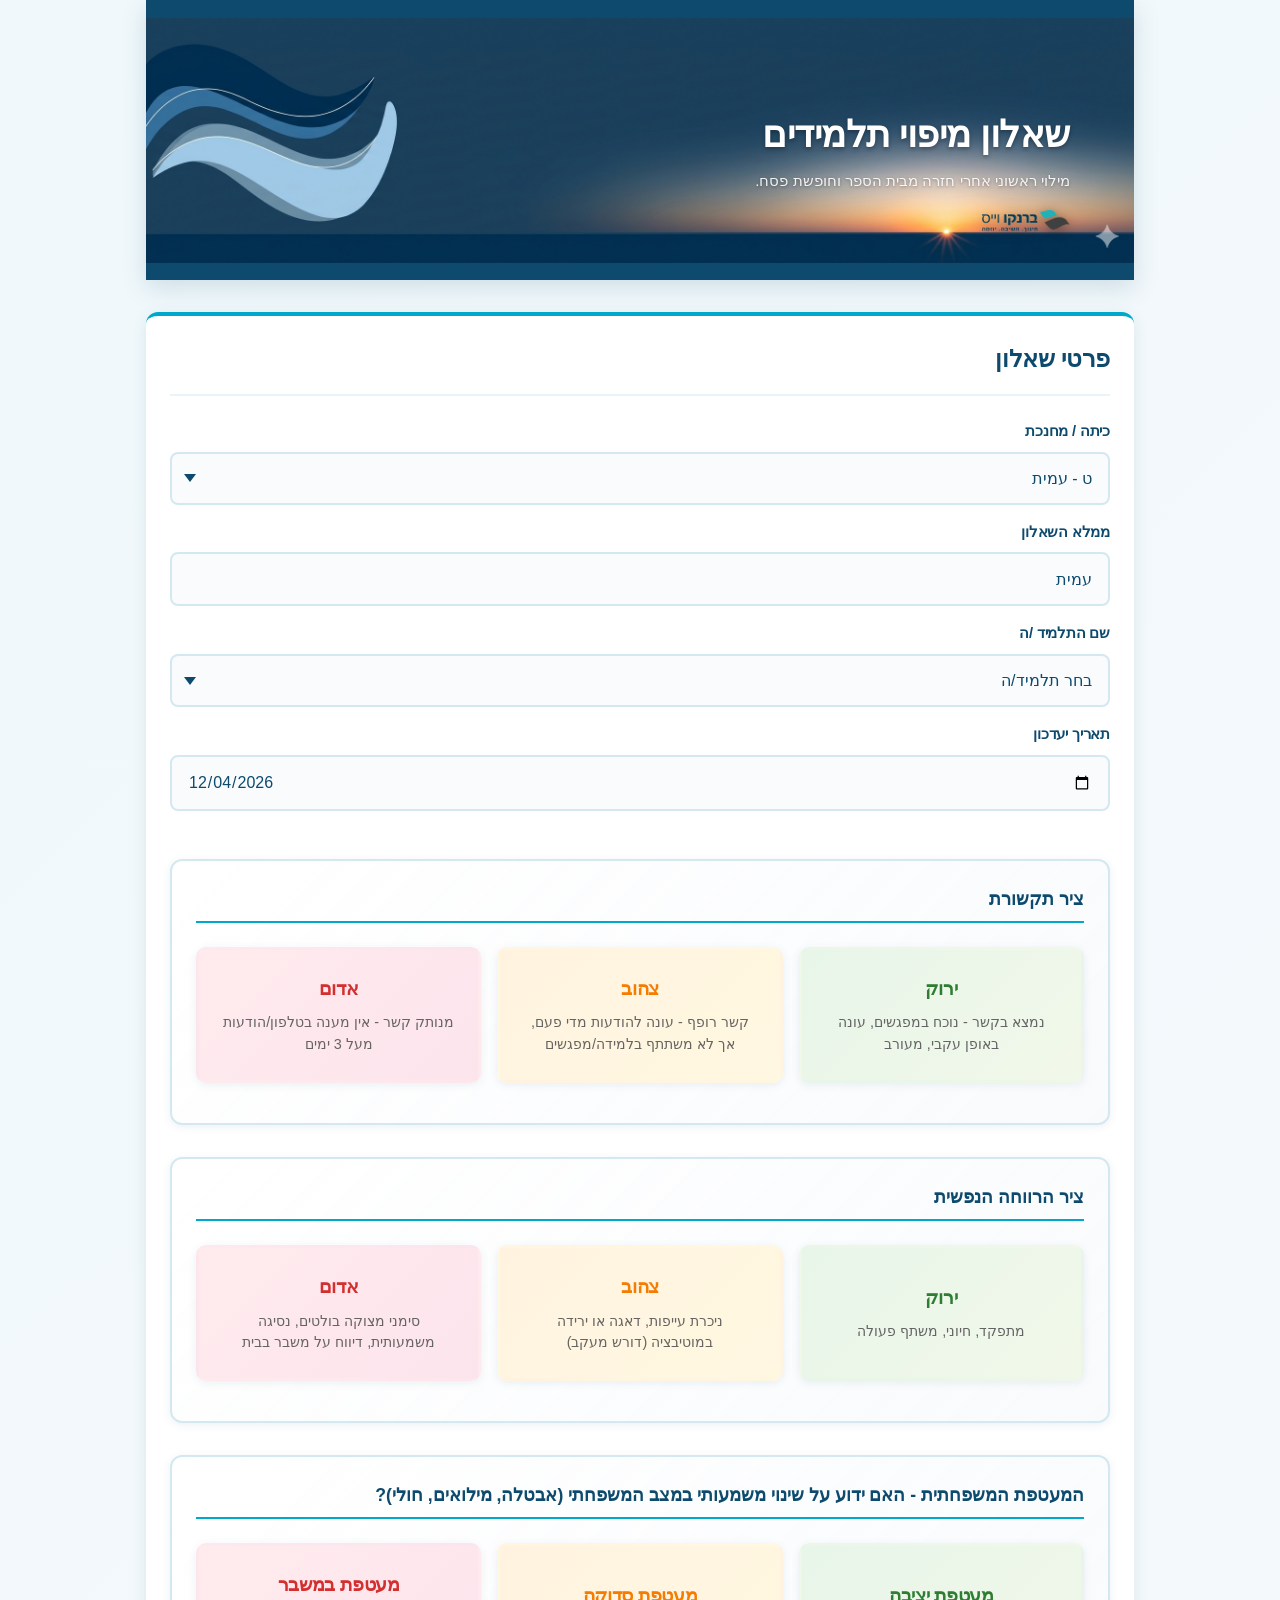
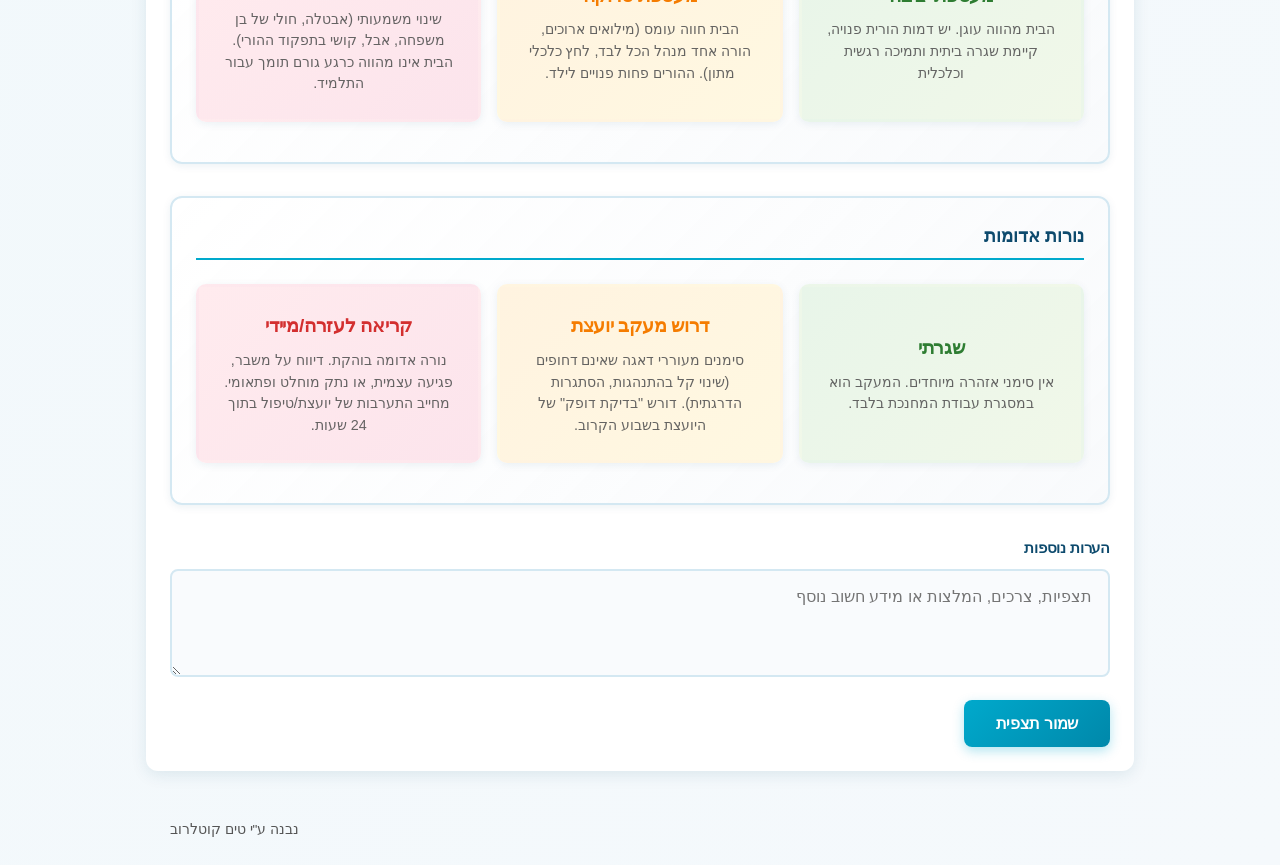
<file: index.html>
<!DOCTYPE html>
<html lang="he" dir="rtl">
<head>
  <meta charset="UTF-8" />
  <meta name="viewport" content="width=device-width, initial-scale=1.0" />
  <title>שאלון מיפוי תלמידים</title>
  <link rel="stylesheet" href="style.css" />
</head>
<body>
  <main class="container">
    <header>
      <h1>שאלון מיפוי תלמידים</h1>
      <p>מילוי ראשוני אחרי חזרה מבית הספר וחופשת פסח.</p>
      <img src="logo.png" alt="ברנקו וייס - חינוך משנה חברה" class="logo" />
    </header>

    <section class="card">
      <h2>פרטי שאלון</h2>

      <label for="classSelect">כיתה / מחנכת</label>
      <select id="classSelect"></select>

      <label for="teacherName">ממלא השאלון</label>
      <input id="teacherName" type="text" />

      <label for="studentSelect">שם התלמיד /ה</label>
      <select id="studentSelect"></select>

      <label for="dateInput">תאריך יעדכון</label>
      <input id="dateInput" type="date" />

      <!-- ציר תקשורת -->
      <div class="question-section">
        <h3>ציר תקשורת</h3>
        <div class="option-grid">
          <div class="option-card green" data-value="3" data-section="communication" tabindex="0">
            <h4>ירוק</h4>
            <p>נמצא בקשר - נוכח במפגשים, עונה באופן עקבי, מעורב</p>
          </div>
          <div class="option-card yellow" data-value="2" data-section="communication" tabindex="0">
            <h4>צהוב</h4>
            <p>קשר רופף - עונה להודעות מדי פעם, אך לא משתתף בלמידה/מפגשים</p>
          </div>
          <div class="option-card red" data-value="1" data-section="communication" tabindex="0">
            <h4>אדום</h4>
            <p>מנותק קשר - אין מענה בטלפון/הודעות מעל 3 ימים</p>
          </div>
        </div>
        <input type="hidden" id="communicationLevel" />
      </div>

      <!-- ציר הרווחה הנפשית -->
      <div class="question-section">
        <h3>ציר הרווחה הנפשית</h3>
        <div class="option-grid">
          <div class="option-card green" data-value="green" data-section="wellbeing" tabindex="0">
            <h4>ירוק</h4>
            <p>מתפקד, חיוני, משתף פעולה</p>
          </div>
          <div class="option-card yellow" data-value="yellow" data-section="wellbeing" tabindex="0">
            <h4>צהוב</h4>
            <p>ניכרת עייפות, דאגה או ירידה במוטיבציה (דורש מעקב)</p>
          </div>
          <div class="option-card red" data-value="red" data-section="wellbeing" tabindex="0">
            <h4>אדום</h4>
            <p>סימני מצוקה בולטים, נסיגה משמעותית, דיווח על משבר בבית</p>
          </div>
        </div>
        <input type="hidden" id="wellbeingLevel" />
      </div>

      <!-- המעטפת המשפחתית -->
      <div class="question-section">
        <h3>המעטפת המשפחתית - האם ידוע על שינוי משמעותי במצב המשפחתי (אבטלה, מילואים, חולי)?</h3>
        <div class="option-grid">
          <div class="option-card green" data-value="stable" data-section="family" tabindex="0">
            <h4>מעטפת יציבה</h4>
            <p>הבית מהווה עוגן. יש דמות הורית פנויה, קיימת שגרה ביתית ותמיכה רגשית וכלכלית</p>
          </div>
          <div class="option-card yellow" data-value="cracked" data-section="family" tabindex="0">
            <h4>מעטפת סדוקה</h4>
            <p>הבית חווה עומס (מילואים ארוכים, הורה אחד מנהל הכל לבד, לחץ כלכלי מתון). ההורים פחות פנויים לילד.</p>
          </div>
          <div class="option-card red" data-value="crisis" data-section="family" tabindex="0">
            <h4>מעטפת במשבר</h4>
            <p>שינוי משמעותי (אבטלה, חולי של בן משפחה, אבל, קושי בתפקוד ההורי). הבית אינו מהווה כרגע גורם תומך עבור התלמיד.</p>
          </div>
        </div>
        <input type="hidden" id="familyLevel" />
      </div>

      <!-- נורות אדומות -->
      <div class="question-section">
        <h3>נורות אדומות</h3>
        <div class="option-grid">
          <div class="option-card green" data-value="normal" data-section="alerts" tabindex="0">
            <h4>שגרתי</h4>
            <p>אין סימני אזהרה מיוחדים. המעקב הוא במסגרת עבודת המחנכת בלבד.</p>
          </div>
          <div class="option-card yellow" data-value="counselor" data-section="alerts" tabindex="0">
            <h4>דרוש מעקב יועצת</h4>
            <p>סימנים מעוררי דאגה שאינם דחופים (שינוי קל בהתנהגות, הסתגרות הדרגתית). דורש "בדיקת דופק" של היועצת בשבוע הקרוב.</p>
          </div>
          <div class="option-card red" data-value="urgent" data-section="alerts" tabindex="0">
            <h4>קריאה לעזרה/מיידי</h4>
            <p>נורה אדומה בוהקת. דיווח על משבר, פגיעה עצמית, או נתק מוחלט ופתאומי. מחייב התערבות של יועצת/טיפול בתוך 24 שעות.</p>
          </div>
        </div>
        <input type="hidden" id="alertsLevel" />
      </div>

      <label for="generalNote">הערות נוספות</label>
      <textarea id="generalNote" rows="4" placeholder="תצפיות, צרכים, המלצות או מידע חשוב נוסף"></textarea>

      <button id="submitBtn" class="primary-btn">שמור תצפית</button>
      <div id="message" class="message"></div>
    </section>

    <footer class="page-footer">
      <p>נבנה ע"י טים קוטלרוב</p>
    </footer>
  </main>
  <script src="script.js"></script>
</body>
</html>
</file>
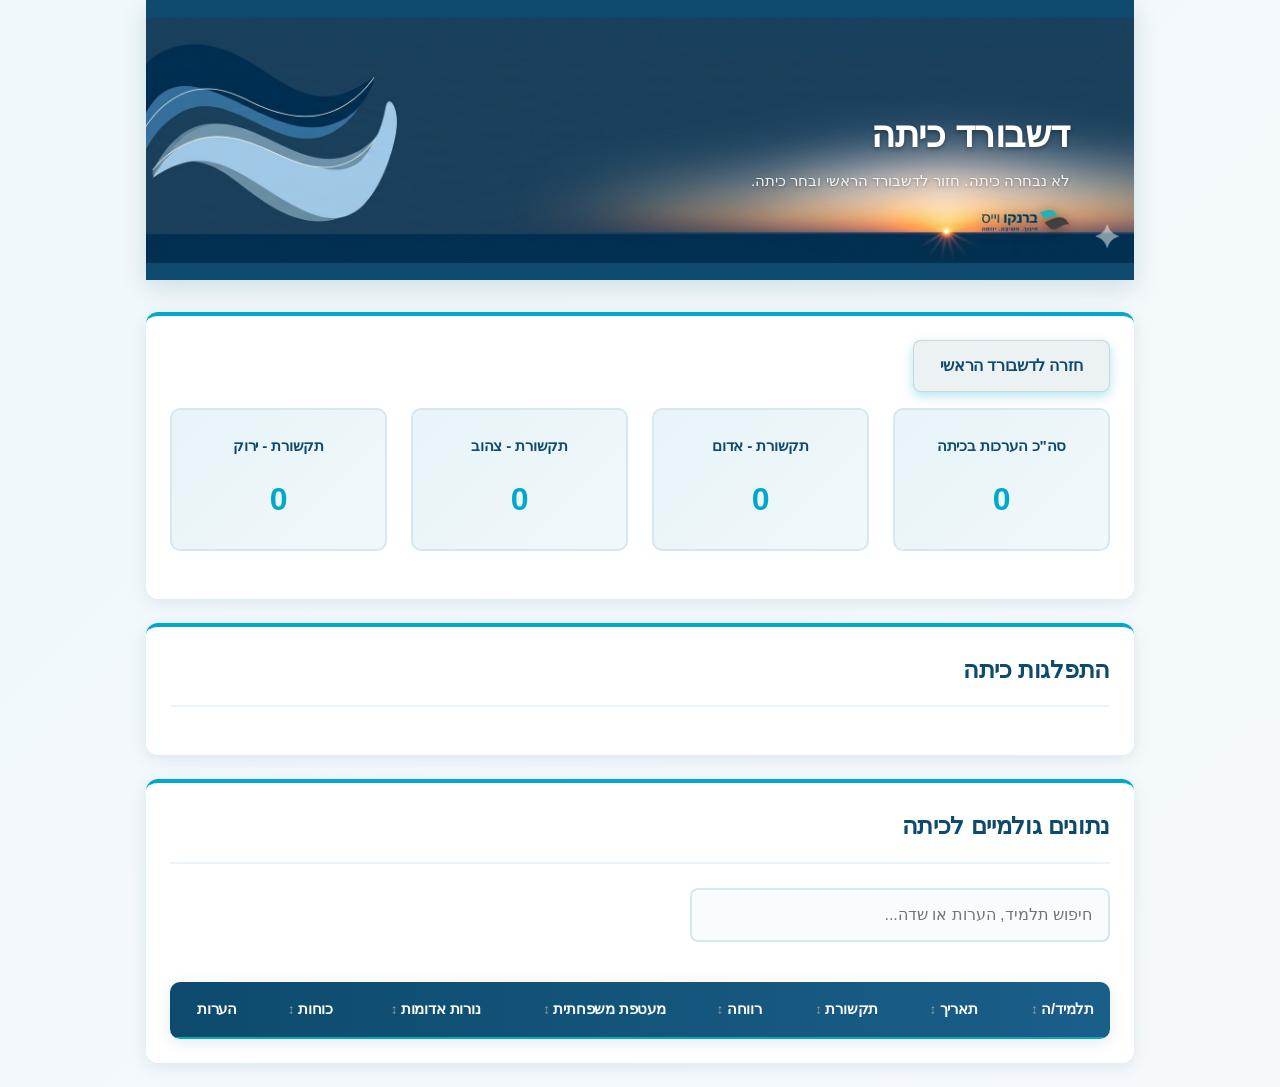
<file: class-dashboard.html>
<!DOCTYPE html>
<html lang="he" dir="rtl">
<head>
  <meta charset="UTF-8" />
  <meta name="viewport" content="width=device-width, initial-scale=1.0" />
  <title>דשבורד כיתה</title>
  <link rel="stylesheet" href="style.css" />
</head>
<body>
  <main class="container">
    <header>
      <img src="logo.png" alt="ברנקו וייס - חינוך משנה חברה" class="logo" />
      <h1 id="classTitle">דשבורד כיתה</h1>
      <p id="classSubtitle">סקירה של נתוני הכיתה שנבחרה.</p>
    </header>

    <section class="card class-summary-card">
      <div class="table-controls">
        <a href="dashboard.html" class="primary-btn secondary-btn">חזרה לדשבורד הראשי</a>
        <div id="classOverview"></div>
      </div>
      <div class="stats-grid">
        <div>
          <h3>סה"כ הערכות בכיתה</h3>
          <p id="classTotalCount">0</p>
        </div>
        <div>
          <h3>תקשורת - אדום</h3>
          <p id="classCommRed">0</p>
        </div>
        <div>
          <h3>תקשורת - צהוב</h3>
          <p id="classCommYellow">0</p>
        </div>
        <div>
          <h3>תקשורת - ירוק</h3>
          <p id="classCommGreen">0</p>
        </div>
      </div>
    </section>

    <section class="card charts-section">
      <h2>התפלגות כיתה</h2>
      <div class="distribution-grid" id="classDistributionGrid"></div>
    </section>

    <section class="card table-card">
      <h2>נתונים גולמיים לכיתה</h2>
      <div class="table-controls">
        <input id="classSearch" type="text" placeholder="חיפוש תלמיד, הערות או שדה..." />
      </div>
      <div class="table-container">
        <table>
          <thead>
            <tr>
              <th class="sortable" data-key="studentName">תלמיד/ה</th>
              <th class="sortable" data-key="date">תאריך</th>
              <th class="sortable" data-key="communicationLevel">תקשורת</th>
              <th class="sortable" data-key="wellbeingLevel">רווחה</th>
              <th class="sortable" data-key="familyStatus">מעטפת משפחתית</th>
              <th class="sortable" data-key="alerts">נורות אדומות</th>
              <th class="sortable" data-key="strengths">כוחות</th>
              <th>הערות</th>
            </tr>
          </thead>
          <tbody id="classTableBody"></tbody>
        </table>
      </div>
    </section>
  </main>
  <script src="class-dashboard.js"></script>
</body>
</html>
</file>
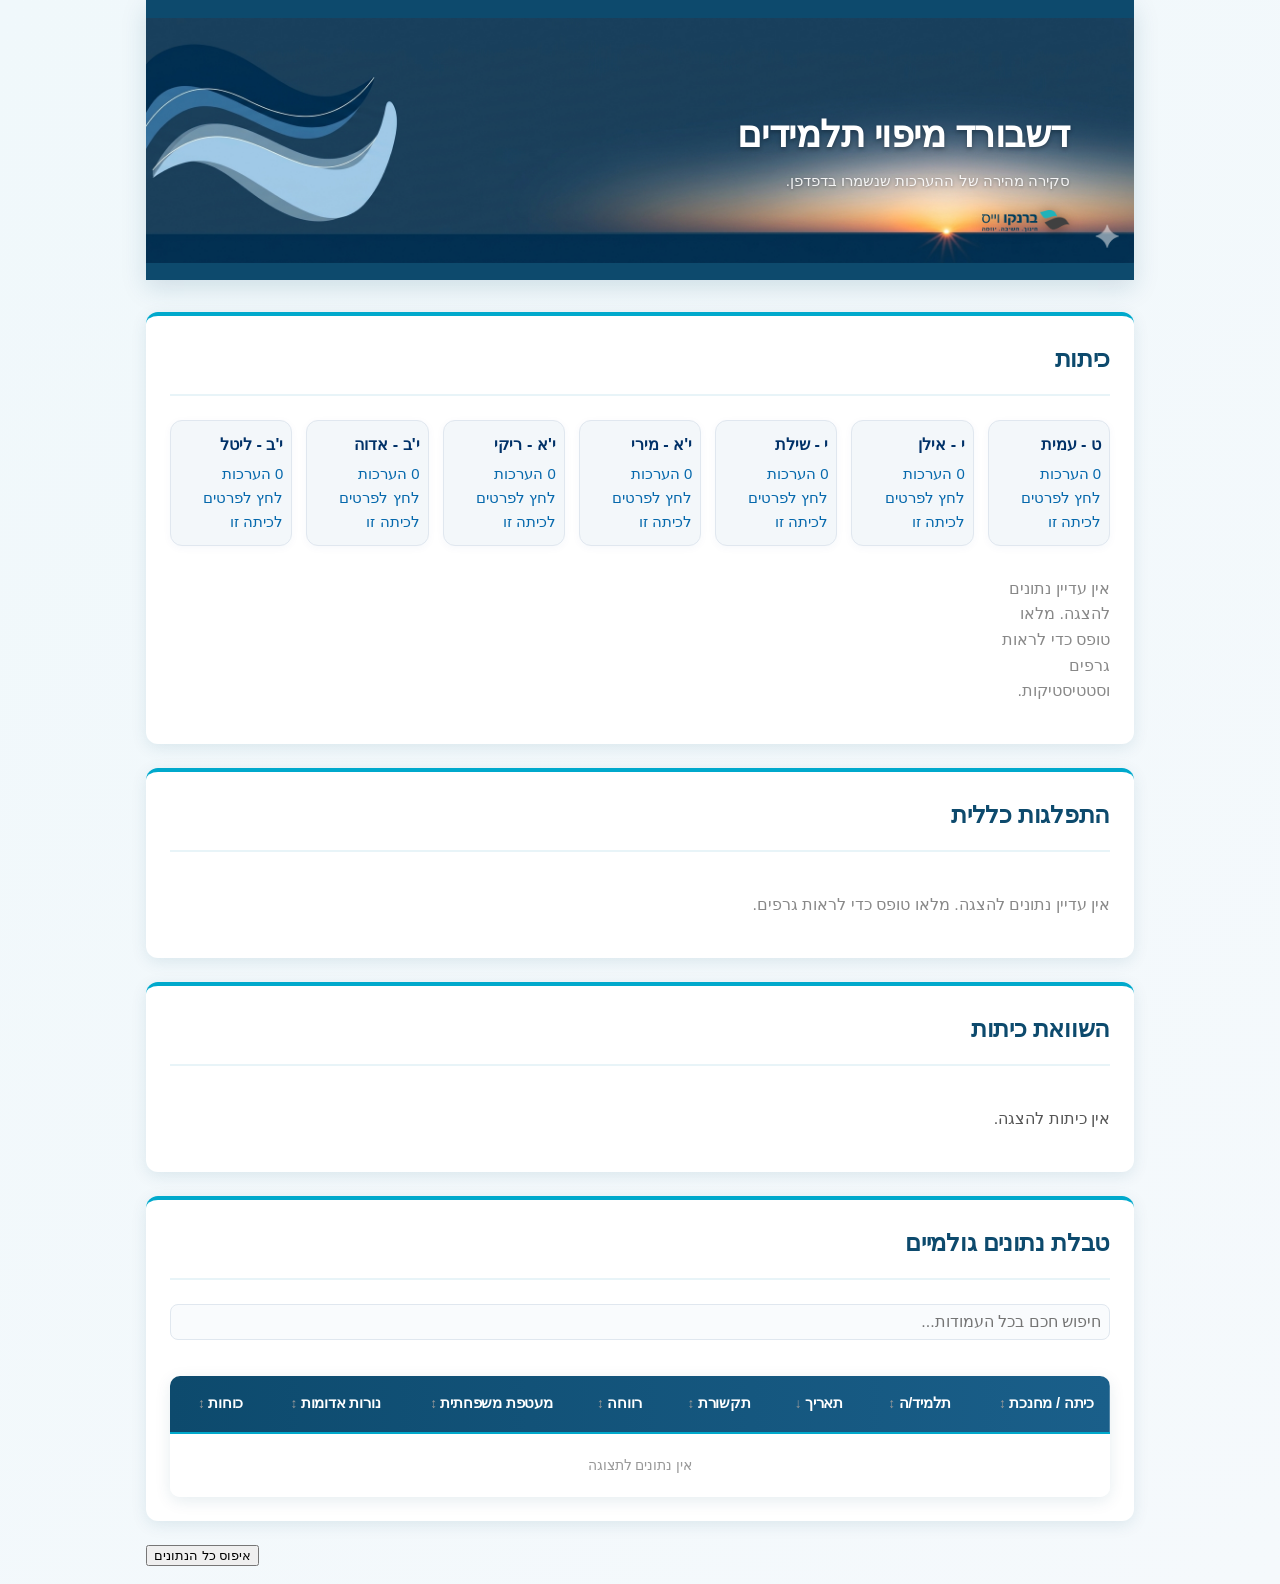
<file: dashboard.html>
<!DOCTYPE html>
<html lang="he" dir="rtl">
<head>
  <meta charset="UTF-8" />
  <meta name="viewport" content="width=device-width, initial-scale=1.0" />
  <title>דשבורד מיפוי תלמידים</title>
  <link rel="stylesheet" href="style.css" />
</head>
<body>
  <main class="container">
    <header>
      <img src="logo.png" alt="ברנקו וייס - חינוך משנה חברה" class="logo" />
      <h1>דשבורד מיפוי תלמידים</h1>
      <p>סקירה מהירה של ההערכות שנשמרו בדפדפן.</p>
    </header>

    <section class="card class-grid-card">
      <h2>כיתות</h2>
      <div class="class-grid" id="classGrid"></div>
    </section>

    <section class="card charts-section">
      <h2>התפלגות כללית</h2>
      <div class="distribution-grid" id="distributionGrid"></div>
    </section>

    <section class="card comparison-section">
      <h2>השוואת כיתות</h2>
      <div class="comparison-grid" id="comparisonGrid"></div>
    </section>

    <section class="card table-card">
      <h2>טבלת נתונים גולמיים</h2>
      <input id="tableSearch" type="text" placeholder="חיפוש חכם בכל העמודות..." style="width: 100%; margin-bottom: 12px; padding: 8px; font-size: 1rem; border-radius: 8px; border: 1px solid #e0e7ef;">
      <div class="table-container">
        <table>
          <thead>
            <tr>
              <th class="sortable" data-key="className">כיתה / מחנכת</th>
              <th class="sortable" data-key="studentName">תלמיד/ה</th>
              <th class="sortable" data-key="date">תאריך</th>
              <th class="sortable" data-key="communicationLevel">תקשורת</th>
              <th class="sortable" data-key="wellbeingLevel">רווחה</th>
              <th class="sortable" data-key="familyStatus">מעטפת משפחתית</th>
              <th class="sortable" data-key="alerts">נורות אדומות</th>
              <th class="sortable" data-key="strengths">כוחות</th>
            </tr>
          </thead>
          <tbody id="submissionsTable"></tbody>
        </table>
      </div>
    </section>

    <button id="resetDataBtn" class="danger-btn" style="margin-bottom:18px;float:left;">איפוס כל הנתונים</button>
  </main>
  <script src="dashboard.js"></script>
</body>
</html>
</file>
<file: style.css>
/* Design System - Branko Weiss Modern Professional Theme */

:root {
  --primary-dark: #0d4a6d;
  --primary-medium: #1a5f8a;
  --accent-turquoise: #00a9cc;
  --accent-light: #e8f4f8;
  --text-primary: #0d4a6d;
  --text-secondary: #555;
  --border-light: #d4e8f2;
  --shadow-sm: 0 2px 8px rgba(13, 74, 109, 0.08);
  --shadow-md: 0 4px 16px rgba(13, 74, 109, 0.1);
  --shadow-lg: 0 8px 24px rgba(13, 74, 109, 0.15);
  --transition-fast: 0.18s cubic-bezier(0.4, 0, 0.2, 1);
  --transition-normal: 0.28s cubic-bezier(0.4, 0, 0.2, 1);
  --spacing-xs: 4px;
  --spacing-sm: 8px;
  --spacing-md: 16px;
  --spacing-lg: 24px;
  --spacing-xl: 32px;
}

* {
  box-sizing: border-box;
}

html {
  scroll-behavior: smooth;
}

body {
  font-family: -apple-system, BlinkMacSystemFont, 'Segoe UI', 'Helvetica Neue', sans-serif;
  background: linear-gradient(135deg, #f0f8fb 0%, #f5f9fc 100%);
  color: var(--text-primary);
  margin: 0;
  padding: 0;
  direction: rtl;
  text-align: right;
  line-height: 1.6;
  -webkit-font-smoothing: antialiased;
  -moz-osx-font-smoothing: grayscale;
}

.container {
  max-width: 1020px;
  margin: 0 auto;
  padding: 0 var(--spacing-md);
}

.page-footer {
  text-align: left;
  padding: var(--spacing-lg);
  display: block;
  visibility: visible;
  position: relative;
  z-index: auto;
}

.page-footer p {
  margin: 0;
  color: var(--text-secondary);
  font-size: 0.85rem;
  font-family: 'Brush Script MT', 'Segoe Script', 'Bradley Hand', cursive, sans-serif;
}

header {
  background: url('images/student-mapping-banner.png') center/contain no-repeat;
  background-color: #0d4a6d;
  color: #fff;
  display: flex;
  flex-direction: column;
  align-items: flex-start;
  justify-content: flex-end;
  padding: var(--spacing-lg) var(--spacing-xl) 48px var(--spacing-xl);
  min-height: 280px;
  aspect-ratio: 16/4;
  width: 100%;
  max-width: 1020px;
  margin: 0 auto var(--spacing-xl) auto;
  box-shadow: var(--shadow-lg);
  position: relative;
  overflow: visible;
}

header::before {
  content: '';
  position: absolute;
  top: 0;
  left: 0;
  right: 0;
  bottom: 0;
  background: transparent;
  pointer-events: none;
}

header h1 {
  margin: 0 0 var(--spacing-xs) 0;
  padding-right: var(--spacing-xl);
  font-size: clamp(1.6rem, 5vw, 2.3rem);
  font-weight: 700;
  color: #fff;
  letter-spacing: -0.5px;
  animation: slideUp var(--transition-normal) ease-out;
  order: 1;
  text-shadow: 0 2px 4px rgba(0, 0, 0, 0.3);
}

header p {
  order: 2;
  margin: 0 0 var(--spacing-sm) 0;
  padding-right: var(--spacing-xl);
  color: rgba(255, 255, 255, 0.9);
  font-size: clamp(0.85rem, 2vw, 0.95rem);
  font-weight: 300;
  animation: slideUp var(--transition-normal) ease-out 0.05s both;
  text-shadow: 0 1px 3px rgba(0, 0, 0, 0.3);
}

header .logo {
  width: 120px;
  height: auto;
  margin-top: var(--spacing-sm);
  padding-right: var(--spacing-xl);
  filter: drop-shadow(0 2px 6px rgba(0, 0, 0, 0.4));
  animation: slideDown var(--transition-normal) ease-out;
  order: 3;
  position: relative;
  z-index: 10;
}

.card {
  background: #fff;
  border-radius: 12px;
  box-shadow: var(--shadow-md);
  padding: var(--spacing-lg);
  margin-bottom: var(--spacing-lg);
  border-top: 4px solid var(--accent-turquoise);
  transition: all var(--transition-normal);
  position: relative;
  animation: fadeInUp 0.5s ease-out;
}

@keyframes fadeInUp {
  from { opacity: 0; transform: translateY(20px); }
  to { opacity: 1; transform: translateY(0); }
}

@keyframes slideDown {
  from { opacity: 0; transform: translateY(-20px); }
  to { opacity: 1; transform: translateY(0); }
}

@keyframes slideUp {
  from { opacity: 0; transform: translateY(20px); }
  to { opacity: 1; transform: translateY(0); }
}

.card:hover {
  transform: translateY(-4px);
  box-shadow: var(--shadow-lg);
}

.card h2 {
  margin-top: 0;
  color: var(--primary-dark);
  font-size: clamp(1.2rem, 3vw, 1.5rem);
  margin-bottom: var(--spacing-lg);
  border-bottom: 2px solid var(--accent-light);
  padding-bottom: var(--spacing-md);
  font-weight: 600;
  letter-spacing: -0.3px;
}

.short-info {
  background: linear-gradient(135deg, rgba(0, 169, 204, 0.05) 0%, rgba(13, 74, 109, 0.02) 100%);
  border-left: 4px solid var(--accent-turquoise);
  border-top: none;
}

.short-info p {
  margin: 0;
  font-size: 0.95rem;
  line-height: 1.7;
}

.short-info a {
  color: var(--accent-turquoise);
  text-decoration: none;
  font-weight: 600;
  border-bottom: 2px solid transparent;
  transition: border-color var(--transition-fast);
  padding-bottom: 2px;
}

.short-info a:hover {
  border-bottom-color: var(--accent-turquoise);
}

label {
  display: block;
  margin-bottom: var(--spacing-sm);
  font-weight: 600;
  color: var(--primary-dark);
  font-size: 0.92rem;
  letter-spacing: -0.2px;
  transition: color var(--transition-fast);
}

input[type="text"],
input[type="date"],
select,
textarea {
  width: 100%;
  padding: var(--spacing-md);
  margin-bottom: var(--spacing-md);
  border: 2px solid var(--border-light);
  border-radius: 8px;
  background: #f9fbfd;
  font-size: 1rem;
  color: var(--text-primary);
  font-family: inherit;
  transition: all var(--transition-fast);
  appearance: none;
}

select {
  background-image: url("data:image/svg+xml,%3Csvg xmlns='http://www.w3.org/2000/svg' width='12' height='8' viewBox='0 0 12 8'%3E%3Cpath fill='%230d4a6d' d='M6 8L0 0h12z'/%3E%3C/svg%3E");
  background-repeat: no-repeat;
  background-position: left 12px center;
  padding-left: 32px;
  padding-right: var(--spacing-md);
  cursor: pointer;
}

input[type="text"]:focus,
input[type="date"]:focus,
select:focus,
textarea:focus {
  outline: none;
  border-color: var(--accent-turquoise);
  background: #fff;
  box-shadow: 0 0 0 4px rgba(0, 169, 204, 0.1);
  transition: all var(--transition-fast);
}

input[type="text"]:hover,
input[type="date"]:hover,
select:hover,
textarea:hover {
  border-color: var(--accent-turquoise);
}

textarea {
  resize: vertical;
  min-height: 80px;
  font-family: inherit;
}

input[readonly] {
  background: #f0f5f8;
  cursor: not-allowed;
  color: var(--text-secondary);
}

.primary-btn {
  display: inline-block;
  background: linear-gradient(135deg, var(--accent-turquoise) 0%, #0088aa 100%);
  color: #fff;
  border: none;
  border-radius: 8px;
  padding: 14px 32px;
  font-size: 1rem;
  font-weight: 600;
  cursor: pointer;
  transition: all var(--transition-normal);
  box-shadow: 0 4px 12px rgba(0, 169, 204, 0.3);
  position: relative;
  overflow: hidden;
  letter-spacing: -0.3px;
}

.primary-btn::before {
  content: '';
  position: absolute;
  top: 50%;
  left: 50%;
  width: 0;
  height: 0;
  background: rgba(255, 255, 255, 0.2);
  border-radius: 50%;
  transform: translate(-50%, -50%);
  transition: width var(--transition-normal), height var(--transition-normal);
  pointer-events: none;
}

.primary-btn:hover {
  transform: translateY(-2px);
  box-shadow: 0 8px 20px rgba(0, 169, 204, 0.4);
  background: linear-gradient(135deg, #0088aa 0%, #006688 100%);
}

.primary-btn:hover::before {
  width: 300px;
  height: 300px;
}

.primary-btn:active {
  transform: translateY(0);
  box-shadow: 0 2px 8px rgba(0, 169, 204, 0.3);
}

.primary-btn:focus {
  outline: 2px solid var(--accent-turquoise);
  outline-offset: 2px;
}

.secondary-btn {
  display: inline-flex;
  align-items: center;
  justify-content: center;
  background: rgba(13, 74, 109, 0.08);
  color: var(--primary-dark);
  border: 1px solid rgba(13, 74, 109, 0.16);
  padding: 12px 26px;
  border-radius: 8px;
  text-decoration: none;
  transition: all var(--transition-normal);
}

.secondary-btn:hover {
  background: rgba(13, 74, 109, 0.12);
}

.primary-btn:disabled {
  opacity: 0.6;
  cursor: not-allowed;
  transform: none;
}

.message {
  margin-top: var(--spacing-md);
  font-weight: 600;
  padding: var(--spacing-md);
  border-radius: 8px;
  background: var(--accent-light);
  color: var(--primary-dark);
  border-right: 4px solid var(--accent-turquoise);
  display: none;
  animation: slideIn var(--transition-normal) ease-out;
}

.message.show {
  display: block;
}

@keyframes slideIn {
  from { opacity: 0; transform: translateX(20px); }
  to { opacity: 1; transform: translateX(0); }
}

.message.error {
  background: #fee;
  color: #c33;
  border-right-color: #c33;
}

.message.success {
  background: #e8f5e9;
  color: #2e7d32;
  border-right-color: #4caf50;
}

.stats-grid {
  display: grid;
  gap: var(--spacing-lg);
  grid-template-columns: repeat(auto-fit, minmax(160px, 1fr));
  margin-bottom: var(--spacing-lg);
}

.stats-grid div {
  padding: var(--spacing-lg);
  border-radius: 10px;
  background: linear-gradient(135deg, var(--accent-light) 0%, #f0f8fb 100%);
  text-align: center;
  border: 2px solid var(--border-light);
  transition: all var(--transition-normal);
  position: relative;
  overflow: hidden;
  animation: fadeInUp 0.5s ease-out;
}

.stats-grid div::before {
  content: '';
  position: absolute;
  top: 0;
  left: 0;
  right: 0;
  height: 3px;
  background: linear-gradient(90deg, var(--accent-turquoise), transparent);
  opacity: 0;
  transition: opacity var(--transition-normal);
}

.stats-grid div:hover {
  border-color: var(--accent-turquoise);
  box-shadow: var(--shadow-md);
  transform: translateY(-4px);
}

.stats-grid div:hover::before {
  opacity: 1;
}

.stats-grid h3 {
  margin: 0 0 var(--spacing-md) 0;
  font-size: clamp(0.85rem, 2vw, 0.95rem);
  color: var(--primary-dark);
  font-weight: 600;
  letter-spacing: -0.2px;
}

.stats-grid p {
  margin: 0;
  font-size: clamp(1.6rem, 4vw, 2rem);
  font-weight: 700;
  color: var(--accent-turquoise);
  letter-spacing: -0.5px;
}

.filters {
  display: grid;
  gap: var(--spacing-lg);
  background: linear-gradient(135deg, rgba(0, 169, 204, 0.03) 0%, rgba(13, 74, 109, 0.01) 100%);
  padding: var(--spacing-lg);
  border-radius: 10px;
  border: 2px solid var(--border-light);
}

.filter-row {
  display: flex;
  flex-direction: column;
  gap: var(--spacing-xs);
}

.filter-row label {
  margin-bottom: var(--spacing-xs);
  font-weight: 600;
  color: var(--primary-dark);
}

.filter-row select {
  width: 100%;
  padding: var(--spacing-sm);
  border: 2px solid var(--border-light);
  border-radius: 6px;
  font-size: 1rem;
  background: #fff;
  transition: border-color var(--transition-fast);
}

.filter-row select:focus {
  outline: none;
  border-color: var(--accent-turquoise);
}

@media (min-width: 768px) {
  .filters {
    display: grid;
    grid-template-columns: repeat(auto-fit, minmax(220px, 1fr));
    align-items: flex-end;
    gap: var(--spacing-md);
    padding: var(--spacing-md);
  }

  .filter-row {
    flex-direction: row;
    align-items: center;
  }

  .filter-row label {
    margin-bottom: 0;
    min-width: 120px;
  }

  .filter-row select {
    flex: 1;
  }

  .filter-row:last-child {
    grid-column: 1;
  }
}

.table-container {
  overflow-x: auto;
  border-radius: 10px;
  box-shadow: var(--shadow-md);
  margin-top: var(--spacing-lg);
}

table {
  width: 100%;
  border-collapse: collapse;
  background: #fff;
  min-width: 600px; /* Ensure table doesn't get too narrow */
}

thead {
  background: linear-gradient(90deg, var(--primary-dark) 0%, var(--primary-medium) 100%);
  color: #fff;
}

th {
  padding: var(--spacing-md);
  font-weight: 700;
  color: #fff;
  text-align: right;
  font-size: 0.92rem;
  letter-spacing: -0.2px;
  border-bottom: 2px solid var(--accent-turquoise);
}

td {
  padding: var(--spacing-md);
  border-bottom: 1px solid var(--border-light);
  font-size: 0.9rem;
  color: var(--text-secondary);
}

tbody tr {
  transition: background-color var(--transition-fast);
}

tbody tr:hover {
  background: #f5f9fb;
}

tbody tr:last-child td {
  border-bottom: none;
}

.question-section {
  margin: var(--spacing-xl) 0;
  padding: var(--spacing-lg);
  background: linear-gradient(135deg, rgba(255, 255, 255, 0.8) 0%, rgba(248, 250, 252, 0.9) 100%);
  border-radius: 12px;
  border: 2px solid var(--border-light);
  box-shadow: var(--shadow-sm);
}

.question-section h3 {
  margin: 0 0 var(--spacing-lg) 0;
  color: var(--primary-dark);
  font-size: 1.1rem;
  font-weight: 600;
  border-bottom: 2px solid var(--accent-turquoise);
  padding-bottom: var(--spacing-sm);
}

.option-grid {
  display: grid;
  gap: var(--spacing-md);
  grid-template-columns: repeat(auto-fit, minmax(280px, 1fr));
  margin-bottom: var(--spacing-md);
}

.option-card {
  padding: var(--spacing-lg);
  border-radius: 10px;
  border: 3px solid transparent;
  cursor: pointer;
  transition: all var(--transition-normal);
  position: relative;
  background: #fff;
  box-shadow: var(--shadow-sm);
  text-align: center;
  min-height: 120px;
  display: flex;
  flex-direction: column;
  justify-content: center;
  align-items: center;
  -webkit-tap-highlight-color: rgba(0, 169, 204, 0.1); /* iOS tap highlight */
}

.option-card:hover {
  transform: translateY(-4px);
  box-shadow: var(--shadow-md);
}

.option-card:focus {
  outline: 3px solid var(--accent-turquoise);
  outline-offset: 2px;
}

.option-card.selected {
  border-color: currentColor;
  box-shadow: 0 0 0 2px currentColor, var(--shadow-md);
  transform: translateY(-2px);
}

.option-card.green {
  color: #2e7d32;
  background: linear-gradient(135deg, #e8f5e9 0%, #f1f8e9 100%);
}

.option-card.green.selected {
  background: linear-gradient(135deg, #c8e6c9 0%, #dcedc8 100%);
}

.option-card.yellow {
  color: #f57c00;
  background: linear-gradient(135deg, #fff3e0 0%, #fff8e1 100%);
}

.option-card.yellow.selected {
  background: linear-gradient(135deg, #ffcc80 0%, #ffe082 100%);
}

.option-card.red {
  color: #d32f2f;
  background: linear-gradient(135deg, #ffebee 0%, #fce4ec 100%);
}

.option-card.red.selected {
  background: linear-gradient(135deg, #ef5350 0%, #e57373 100%);
}

.option-card h4 {
  margin: 0 0 var(--spacing-sm) 0;
  font-size: 1.2rem;
  font-weight: 700;
  letter-spacing: -0.3px;
}

.option-card p {
  margin: 0;
  font-size: 0.9rem;
  line-height: 1.5;
  color: var(--text-secondary);
  opacity: 0.9;
}

/* Responsive Design for Option Cards */
@media (max-width: 768px) {
  .option-grid {
    grid-template-columns: 1fr;
    gap: var(--spacing-sm);
  }

  .option-card {
    padding: var(--spacing-md);
    min-height: 100px;
  }

  .option-card h4 {
    font-size: 1.1rem;
  }

  .option-card p {
    font-size: 0.85rem;
    line-height: 1.4;
  }
}

@media (max-width: 480px) {
  .option-grid {
    gap: var(--spacing-xs);
  }

  .option-card {
    padding: var(--spacing-sm);
    min-height: 80px;
  }

  .option-card h4 {
    font-size: 1rem;
  }

  .option-card p {
    font-size: 0.8rem;
  }
}

:focus-visible {
  outline: 2px solid var(--accent-turquoise);
  outline-offset: 2px;
}

@media (prefers-contrast: more) {
  body {
    background: #fff;
  }

  .card {
    border: 2px solid var(--primary-dark);
  }

  button {
    border: 2px solid currentColor;
  }
}

@media (prefers-reduced-motion: reduce) {
  *,
  *::before,
  *::after {
    animation-duration: 0.01ms !important;
    animation-iteration-count: 1 !important;
    transition-duration: 0.01ms !important;
  }
}

@media (max-width: 768px) {
  .container {
    padding: 0 var(--spacing-md);
  }

  header {
    padding: var(--spacing-md) var(--spacing-lg) 40px var(--spacing-lg);
    margin-bottom: var(--spacing-lg);
    min-height: 220px;
    max-width: 100%;
  }

  header h1 {
    font-size: clamp(1.3rem, 4vw, 1.8rem);
    padding-right: var(--spacing-lg);
  }

  header p {
    font-size: clamp(0.75rem, 1.8vw, 0.85rem);
    padding-right: var(--spacing-lg);
  }

  header .logo {
    width: 50px;
    padding-right: var(--spacing-lg);
  }

  .question-section {
    margin: var(--spacing-lg) 0;
    padding: var(--spacing-md);
  }

  .question-section h3 {
    font-size: 1rem;
    margin-bottom: var(--spacing-md);
  }

  .filters {
    padding: var(--spacing-md);
    gap: var(--spacing-md);
  }

  .filter-row {
    gap: var(--spacing-xs);
  }

  .card {
    padding: var(--spacing-md);
  }

  .primary-btn {
    width: 100%;
    padding: 12px var(--spacing-md);
  }

  .stats-grid {
    grid-template-columns: repeat(2, 1fr);
  }

  .table-container {
    font-size: 0.85rem;
  }

  th, td {
    padding: var(--spacing-sm);
  }
}

.class-grid {
  display: grid;
  grid-template-columns: repeat(auto-fit, minmax(120px, 1fr));
  gap: 14px;
  margin-top: 16px;
}

.class-card {
  min-height: 70px;
  padding: 10px 8px;
  border-radius: 12px;
  background: #f3f7fa;
  border: 1px solid #e0e7ef;
  box-shadow: 0 2px 8px rgba(37, 82, 151, 0.04);
  text-decoration: none;
  color: #003168;
  font-size: 0.97rem;
  transition: box-shadow 0.2s, border-color 0.2s;
}

.class-card:hover {
  box-shadow: 0 4px 16px rgba(37, 82, 151, 0.10);
  border-color: #b3c6e0;
  background: #eaf3fa;
}

.class-card h3 {
  margin: 0 0 6px;
  font-size: 1.02rem;
}

.class-card p {
  margin: 0;
  color: #0568ac;
  font-size: 0.93rem;
}

.distribution-grid,
.comparison-grid {
  display: grid;
  gap: var(--spacing-lg);
  grid-template-columns: repeat(auto-fit, minmax(280px, 1fr));
}

.chart-card,
.comparison-card {
  background: #fff;
  border-radius: 16px;
  box-shadow: var(--shadow-md);
  padding: var(--spacing-lg);
}

.chart-card h3,
.comparison-card h3 {
  margin-top: 0;
  margin-bottom: var(--spacing-md);
  color: var(--primary-dark);
}

.chart-row {
  display: grid;
  grid-template-columns: 1fr 1.4fr 100px;
  gap: 12px;
  align-items: center;
  margin-bottom: 14px;
}

.chart-row:last-child {
  margin-bottom: 0;
}

.chart-label {
  font-weight: 600;
  color: var(--primary-dark);
}

.chart-bar {
  width: 100%;
  height: 12px;
  background: #e8f4f8;
  border-radius: 999px;
  overflow: hidden;
}

.chart-fill {
  display: block;
  height: 100%;
  border-radius: 999px;
  background: var(--accent-turquoise);
}

.chart-value {
  text-align: left;
  font-size: 0.9rem;
  color: var(--text-secondary);
}

.comparison-table {
  display: grid;
  gap: 10px;
}

.comparison-row,
.comparison-header {
  display: grid;
  grid-template-columns: 2fr repeat(3, 1fr);
  gap: 12px;
  align-items: center;
}

.comparison-header {
  font-weight: 700;
  color: var(--primary-dark);
  border-bottom: 1px solid #e4eff6;
  padding-bottom: 10px;
}

.comparison-row {
  padding: 12px 0;
  border-bottom: 1px solid #f0f5f9;
}

.comparison-row:last-child {
  border-bottom: none;
}

.comparison-row span {
  font-size: 0.95rem;
  color: var(--text-primary);
}

.table-controls {
  display: flex;
  justify-content: space-between;
  gap: var(--spacing-md);
  flex-wrap: wrap;
  margin-bottom: var(--spacing-md);
}

.table-controls input {
  width: 100%;
  max-width: 420px;
}

.sortable {
  cursor: pointer;
  position: relative;
}

.sortable::after {
  content: ' ↕';
  font-size: 0.85rem;
  color: #999;
  margin-left: 6px;
}

.sortable.sorted-asc::after {
  content: ' ↑';
}

.sortable.sorted-desc::after {
  content: ' ↓';
}

@media (max-width: 768px) {
  .comparison-row,
  .comparison-header {
    grid-template-columns: 1.4fr repeat(3, 1fr);
  }

  .chart-row {
    grid-template-columns: 1fr;
  }

  .chart-value {
    text-align: right;
  }
}

@media (max-width: 480px) {
  :root {
    --spacing-lg: 16px;
    --spacing-md: 12px;
    --spacing-sm: 8px;
  }

  .container {
    padding: 0 var(--spacing-sm);
  }

  header {
    padding: var(--spacing-md) var(--spacing-md) 30px var(--spacing-md);
    margin-bottom: var(--spacing-md);
    min-height: 110px;
    aspect-ratio: auto;
    max-width: 100%;
  }

  header h1 {
    font-size: 1.2rem;
    padding-right: var(--spacing-md);
  }

  header p {
    font-size: 0.7rem;
    padding-right: var(--spacing-md);
  }

  header .logo {
    width: 80px;
    margin-bottom: 0;
    padding-right: var(--spacing-md);
  }

  .question-section {
    margin: var(--spacing-md) 0;
    padding: var(--spacing-sm);
  }

  .question-section h3 {
    font-size: 0.95rem;
    margin-bottom: var(--spacing-sm);
  }

  .card h2 {
    font-size: 1rem;
  }

  .card {
    padding: var(--spacing-sm);
  }

  label {
    font-size: 0.85rem;
  }

  input, select, textarea, .primary-btn {
    font-size: 16px; /* Prevent zoom on iOS */
  }

  .primary-btn {
    padding: 12px var(--spacing-md);
    font-size: 0.9rem;
  }

  .stats-grid {
    grid-template-columns: 1fr;
  }
}

/* Tablet specific adjustments */
@media (min-width: 769px) and (max-width: 1024px) {
  .option-grid {
    grid-template-columns: repeat(2, 1fr);
    gap: var(--spacing-md);
  }

  .option-card {
    min-height: 110px;
  }
}
</file>
